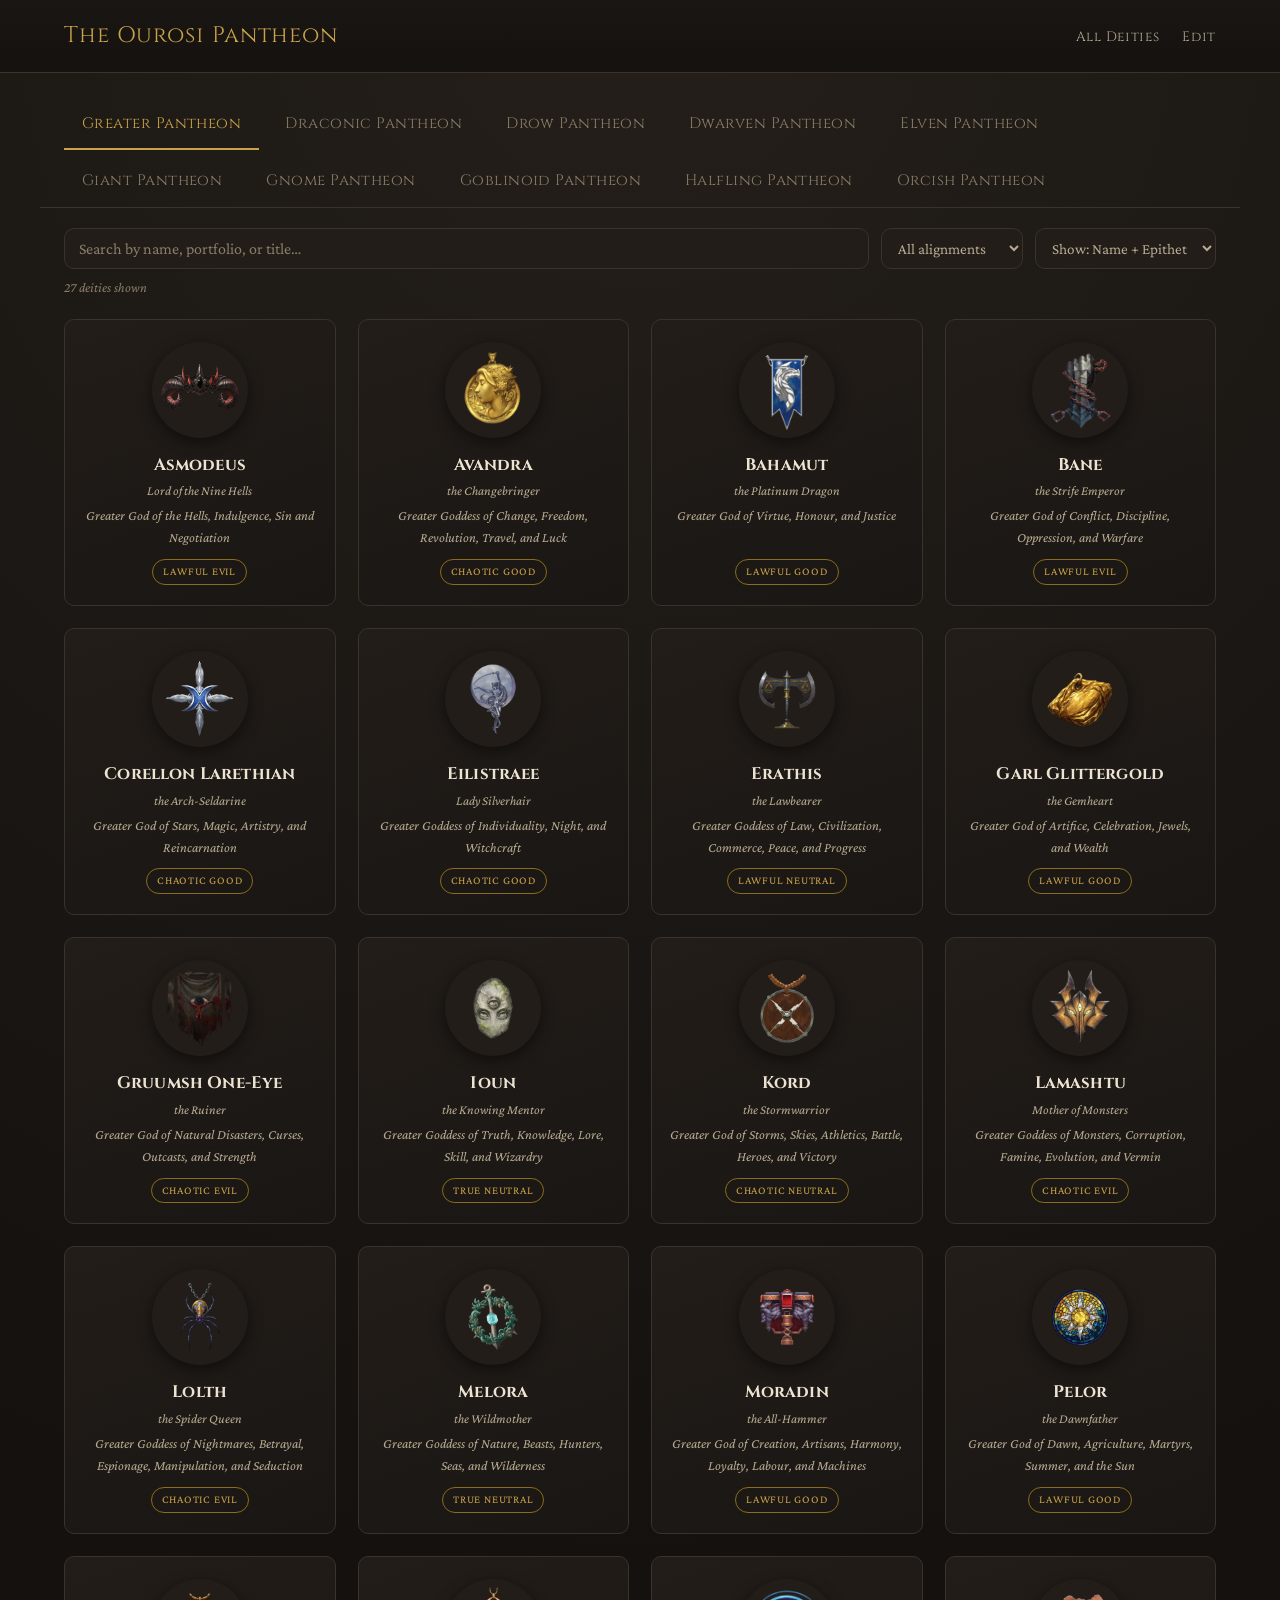
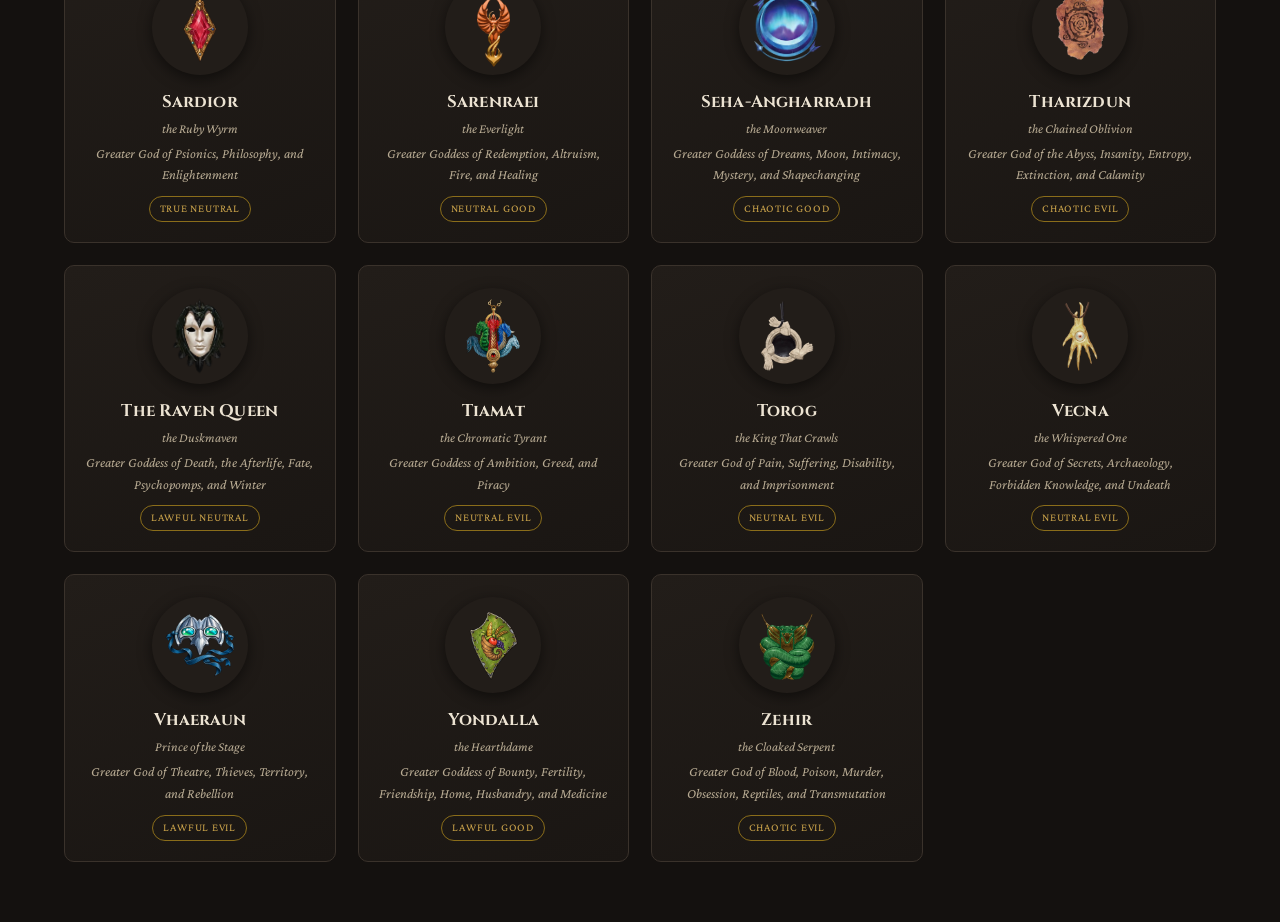
<file: index.html>
<!DOCTYPE html>
<html lang="en">
<head>
<meta charset="UTF-8">
<meta name="viewport" content="width=device-width, initial-scale=1.0">
<title>Ourosi Pantheon — Deities of Ouros</title>
<meta name="description" content="A wiki of the gods of Ouros: alignment, portfolio, and the faiths that follow them.">
<link rel="stylesheet" href="assets/style.css?v=422775ca">
</head>
<body>

<header class="site-header">
  <div class="site-header-inner">
    <div class="site-title">
      <span>The Ourosi Pantheon</span>
    </div>
    <nav class="site-nav">
      <a href="index.html?pantheon=all">All Deities</a>
      <a href="admin.html">Edit</a>
    </nav>
  </div>
</header>

<div class="pantheon-tabs" id="pantheon-tabs">
  <button type="button" class="pantheon-tab active" data-pantheon="greater">Greater Pantheon</button>
  <button type="button" class="pantheon-tab" data-pantheon="draconic">Draconic Pantheon</button>
  <button type="button" class="pantheon-tab" data-pantheon="drow">Drow Pantheon</button>
  <button type="button" class="pantheon-tab" data-pantheon="dwarven">Dwarven Pantheon</button>
  <button type="button" class="pantheon-tab" data-pantheon="elven">Elven Pantheon</button>
  <button type="button" class="pantheon-tab" data-pantheon="giant">Giant Pantheon</button>
  <button type="button" class="pantheon-tab" data-pantheon="gnome">Gnome Pantheon</button>
  <button type="button" class="pantheon-tab" data-pantheon="goblinoid">Goblinoid Pantheon</button>
  <button type="button" class="pantheon-tab" data-pantheon="halfling">Halfling Pantheon</button>
  <button type="button" class="pantheon-tab" data-pantheon="orcish">Orcish Pantheon</button>
</div>

<div class="controls">
  <input type="search" id="search" class="search-input" placeholder="Search by name, portfolio, or title…" autocomplete="off">
  <select id="alignment-filter" class="filter-select">
    <option value="">All alignments</option>
  </select>
  <select id="name-mode" class="filter-select" title="How deity names are shown on this page">
    <option value="name">Show: Name only</option>
    <option value="epithet">Show: Epithet only</option>
    <option value="both" selected>Show: Name + Epithet</option>
  </select>
</div>
<p class="result-count" id="result-count"></p>

<main>
  <div class="deity-grid" id="deity-grid">
    <!-- populated by app.js -->
  </div>
</main>

<script src="assets/app.js?v=5925455d"></script>
</body>
</html>
</file>
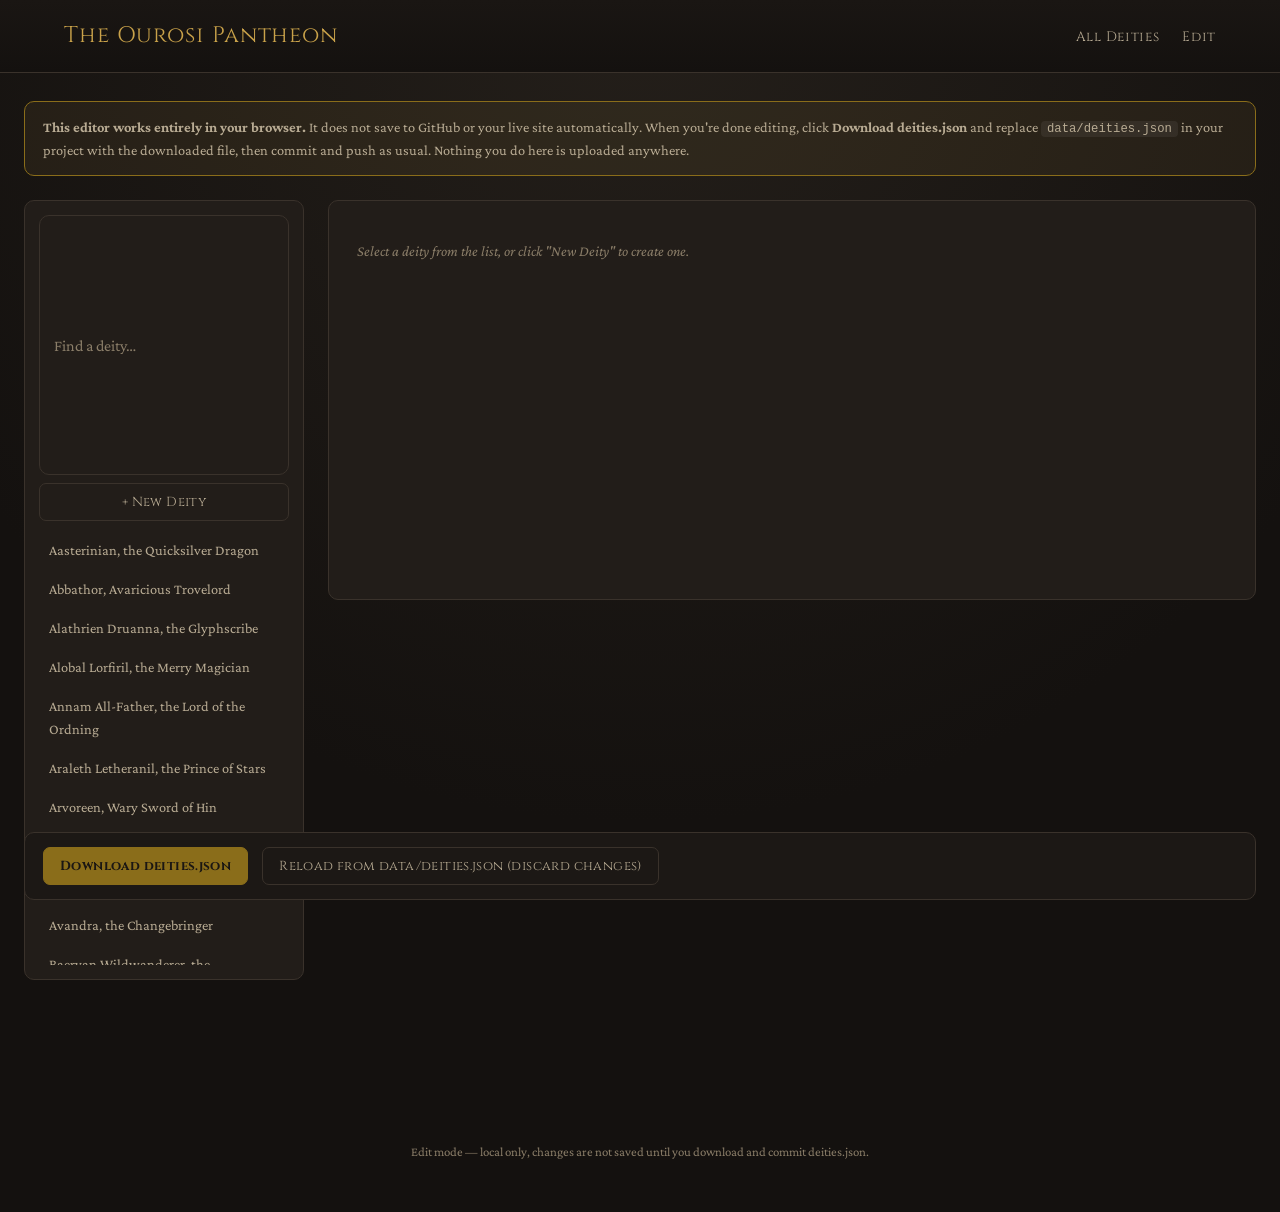
<file: admin.html>
<!DOCTYPE html>
<html lang="en">
<head>
<meta charset="UTF-8">
<meta name="viewport" content="width=device-width, initial-scale=1.0">
<title>Edit — The Ourosi Pantheon</title>
<link rel="stylesheet" href="assets/style.css?v=422775ca">
<link rel="stylesheet" href="assets/admin.css?v=bbf6f355">
</head>
<body>

<header class="site-header">
  <div class="site-header-inner">
    <div class="site-title">
      <a href="index.html" style="color:inherit;">The Ourosi Pantheon</a>
    </div>
    <nav class="site-nav">
      <a href="index.html?pantheon=all">All Deities</a>
      <a href="admin.html">Edit</a>
    </nav>
  </div>
</header>

<main class="admin-page">

  <div class="admin-banner">
    <strong>This editor works entirely in your browser.</strong> It does not save to GitHub or your live
    site automatically. When you're done editing, click <strong>Download deities.json</strong> and replace
    <code>data/deities.json</code> in your project with the downloaded file, then commit and push as usual.
    Nothing you do here is uploaded anywhere.
  </div>

  <div class="admin-layout">
    <aside class="admin-sidebar">
      <div class="admin-sidebar-controls">
        <input type="search" id="admin-search" class="search-input" placeholder="Find a deity…" autocomplete="off">
        <button id="new-deity-btn" class="btn btn-secondary">+ New Deity</button>
      </div>
      <ul class="admin-deity-list" id="admin-deity-list">
        <!-- populated by admin.js -->
      </ul>
    </aside>

    <section class="admin-editor" id="admin-editor">
      <p class="empty-note">Select a deity from the list, or click "New Deity" to create one.</p>
    </section>
  </div>

  <div class="admin-footer-bar">
    <button id="download-btn" class="btn btn-primary">Download deities.json</button>
    <button id="reload-btn" class="btn btn-secondary">Reload from data/deities.json (discard changes)</button>
    <span id="admin-status" class="admin-status"></span>
  </div>

</main>

<footer class="site-footer">
  Edit mode — local only, changes are not saved until you download and commit deities.json.
</footer>

<script src="assets/app.js?v=5925455d"></script>
<script src="assets/admin.js?v=7f720449"></script>
</body>
</html>
</file>
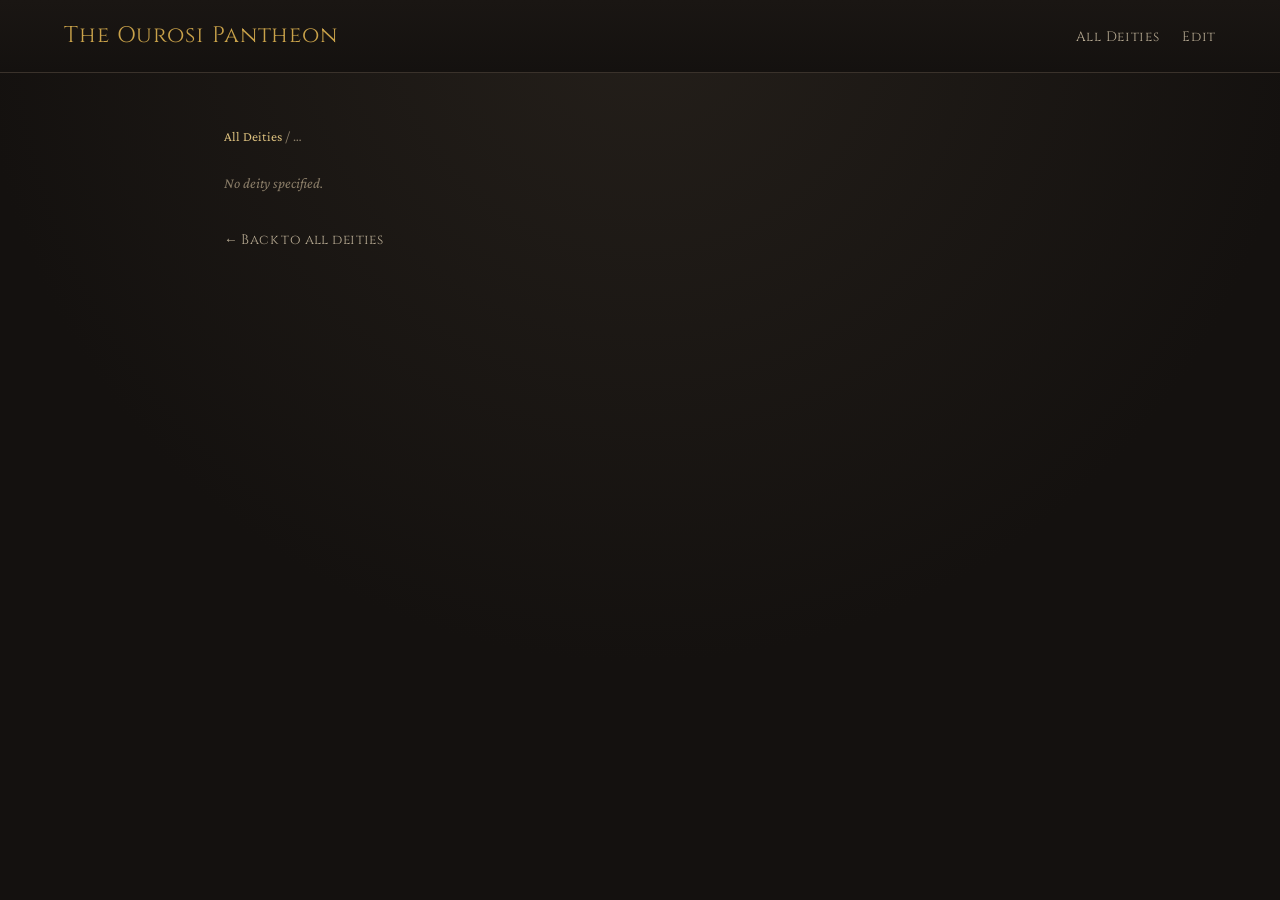
<file: deity.html>
<!DOCTYPE html>
<html lang="en">
<head>
<meta charset="UTF-8">
<meta name="viewport" content="width=device-width, initial-scale=1.0">
<title>Loading… — The Ourosi Pantheon</title>
<link rel="stylesheet" href="assets/style.css?v=422775ca">
</head>
<body>

<header class="site-header">
  <div class="site-header-inner">
    <div class="site-title">
      <a href="index.html" style="color:inherit;">The Ourosi Pantheon</a>
    </div>
    <nav class="site-nav">
      <a href="index.html?pantheon=all">All Deities</a>
      <a href="admin.html">Edit</a>
    </nav>
  </div>
</header>

<main class="deity-page" id="deity-page">
  <p class="breadcrumb"><a href="index.html">All Deities</a> / <span id="crumb-name">…</span></p>
  <div id="deity-content">
    <p class="empty-note">Loading deity…</p>
  </div>
  <a href="index.html" class="back-link">← Back to all deities</a>
</main>

<script src="assets/app.js?v=5925455d"></script>
<script src="assets/deity-page.js?v=b701e1ee"></script>
</body>
</html>
</file>
<file: assets/style.css>
@import url('https://fonts.googleapis.com/css2?family=Cinzel:wght@500;700&family=Crimson+Pro:ital,wght@0,400;0,600;1,400&display=swap');

:root {
  --bg: #14110f;
  --bg-elevated: #1c1815;
  --panel: #221d19;
  --border: #3a322b;
  --ink: #ece3d2;
  --ink-dim: #b8ab93;
  --ink-faint: #8a7d68;
  --accent: #c9a24a;
  --accent-dim: #8a6d1a;
  --link: #d8bd7c;
  --shadow: rgba(0, 0, 0, 0.5);
  --radius: 10px;
  --serif: 'Crimson Pro', Georgia, 'Times New Roman', serif;
  --display: 'Cinzel', Georgia, serif;
}

* { box-sizing: border-box; }

html { scroll-behavior: smooth; }

body {
  margin: 0;
  background: radial-gradient(circle at 50% 0%, #241f1a 0%, var(--bg) 60%);
  color: var(--ink);
  font-family: var(--serif);
  line-height: 1.6;
  min-height: 100vh;
}

a { color: var(--link); text-decoration: none; }
a:hover { text-decoration: underline; }

/* ---------- Header ---------- */
.site-header {
  border-bottom: 1px solid var(--border);
  background: linear-gradient(180deg, #1a1613 0%, #14110f 100%);
  position: sticky;
  top: 0;
  z-index: 20;
}

.site-header-inner {
  max-width: 1200px;
  margin: 0 auto;
  padding: 18px 24px;
  display: flex;
  align-items: center;
  justify-content: space-between;
  gap: 16px;
}

.site-title {
  font-family: var(--display);
  font-size: 1.4rem;
  letter-spacing: 0.04em;
  color: var(--accent);
  display: flex;
  align-items: center;
  gap: 10px;
}

.site-title .glyph {
  width: 28px;
  height: 28px;
  border-radius: 50%;
  border: 1.5px solid var(--accent-dim);
}

.site-nav a {
  color: var(--ink-dim);
  font-family: var(--display);
  font-size: 0.85rem;
  letter-spacing: 0.05em;
  margin-left: 20px;
}
.site-nav a:hover { color: var(--accent); text-decoration: none; }

/* ---------- Search / filter bar ---------- */
/* ---------- Pantheon tabs ---------- */
.pantheon-tabs {
  max-width: 1200px;
  margin: 28px auto 0;
  padding: 0 24px;
  display: flex;
  flex-wrap: wrap;
  row-gap: 4px;
  gap: 8px;
  border-bottom: 1px solid var(--border);
}

.pantheon-tab {
  background: none;
  border: none;
  color: var(--ink-faint);
  font-family: var(--display);
  font-size: 0.95rem;
  letter-spacing: 0.03em;
  padding: 12px 18px 14px;
  cursor: pointer;
  border-bottom: 2px solid transparent;
  transition: color 0.15s ease, border-color 0.15s ease;
}

.pantheon-tab:hover {
  color: var(--ink-dim);
}

.pantheon-tab.active {
  color: var(--accent);
  border-bottom-color: var(--accent);
}

.controls {
  max-width: 1200px;
  margin: 20px auto 8px;
  padding: 0 24px;
  display: flex;
  flex-wrap: wrap;
  gap: 12px;
  align-items: center;
}

.search-input {
  flex: 1 1 260px;
  background: var(--panel);
  border: 1px solid var(--border);
  color: var(--ink);
  padding: 11px 14px;
  border-radius: var(--radius);
  font-family: var(--serif);
  font-size: 1rem;
}
.search-input::placeholder { color: var(--ink-faint); }
.search-input:focus { outline: none; border-color: var(--accent-dim); }

.filter-select {
  background: var(--panel);
  border: 1px solid var(--border);
  color: var(--ink-dim);
  padding: 10px 12px;
  border-radius: var(--radius);
  font-family: var(--serif);
  font-size: 0.95rem;
}

.result-count {
  color: var(--ink-faint);
  font-size: 0.85rem;
  font-style: italic;
  padding: 0 24px;
  max-width: 1200px;
  margin: 0 auto;
}

/* ---------- Landing grid ---------- */
.deity-grid {
  max-width: 1200px;
  margin: 20px auto 60px;
  padding: 0 24px;
  display: grid;
  grid-template-columns: repeat(auto-fill, minmax(220px, 1fr));
  gap: 22px;
}

.deity-card {
  background: linear-gradient(160deg, var(--panel) 0%, #1a1613 100%);
  border: 1px solid var(--border);
  border-radius: var(--radius);
  padding: 22px 18px 20px;
  display: flex;
  flex-direction: column;
  align-items: center;
  text-align: center;
  transition: transform 0.15s ease, border-color 0.15s ease, box-shadow 0.15s ease;
  cursor: pointer;
}

.deity-card:hover {
  transform: translateY(-4px);
  border-color: var(--accent-dim);
  box-shadow: 0 10px 24px var(--shadow);
}

.deity-card .symbol {
  width: 96px;
  height: 96px;
  border-radius: 50%;
  margin-bottom: 14px;
  box-shadow: 0 4px 14px var(--shadow);
  background: var(--panel);
  object-fit: contain;
  padding: 8px;
  box-sizing: border-box;
}

.deity-card h2 {
  font-family: var(--display);
  font-size: 1.05rem;
  margin: 0 0 4px;
  color: var(--ink);
  font-weight: 700;
  letter-spacing: 0.01em;
}

.card-name .epithet-line {
  display: block;
  font-family: var(--serif);
  font-style: italic;
  font-weight: 400;
  font-size: 0.82rem;
  color: var(--ink-dim);
  letter-spacing: 0;
  margin-top: 2px;
}

.deity-card .portfolio {
  font-size: 0.85rem;
  color: var(--ink-dim);
  font-style: italic;
  margin: 0 0 10px;
}

.deity-card .alignment-tag {
  font-size: 0.7rem;
  letter-spacing: 0.07em;
  text-transform: uppercase;
  color: var(--accent);
  border: 1px solid var(--accent-dim);
  border-radius: 20px;
  padding: 3px 10px;
  margin-top: auto;
}

.no-results {
  grid-column: 1 / -1;
  text-align: center;
  color: var(--ink-faint);
  font-style: italic;
  padding: 40px 0;
}

/* ---------- Deity page ---------- */
.deity-page {
  max-width: 880px;
  margin: 0 auto;
  padding: 40px 24px 80px;
}

.breadcrumb {
  font-size: 0.85rem;
  color: var(--ink-faint);
  margin-bottom: 24px;
}

/* ---------- Multi-aspect deity tabs ---------- */
.aspect-tabs {
  display: flex;
  gap: 8px;
  margin-bottom: 20px;
  border-bottom: 1px solid var(--border);
}

.aspect-tab {
  background: none;
  border: none;
  color: var(--ink-faint);
  font-family: var(--display);
  font-size: 0.95rem;
  letter-spacing: 0.03em;
  padding: 10px 16px 12px;
  cursor: pointer;
  border-bottom: 2px solid transparent;
  transition: color 0.15s ease, border-color 0.15s ease;
}

.aspect-tab:hover {
  color: var(--ink-dim);
}

.aspect-tab.active {
  color: var(--accent);
  border-bottom-color: var(--accent);
}

.deity-hero {
  display: flex;
  gap: 28px;
  align-items: center;
  padding-bottom: 28px;
  border-bottom: 1px solid var(--border);
  margin-bottom: 28px;
  flex-wrap: wrap;
}

.deity-hero .symbol {
  width: 150px;
  height: 150px;
  border-radius: 50%;
  flex-shrink: 0;
  box-shadow: 0 6px 20px var(--shadow);
  background: var(--panel);
  object-fit: contain;
  padding: 12px;
  box-sizing: border-box;
}

.deity-hero-text h1 {
  font-family: var(--display);
  font-size: 1.9rem;
  margin: 0 0 6px;
  color: var(--accent);
}

.deity-hero-text .portfolio {
  font-style: italic;
  color: var(--ink-dim);
  margin: 0 0 12px;
  font-size: 1.05rem;
}

.meta-row {
  display: flex;
  flex-wrap: wrap;
  gap: 8px 10px;
  margin-top: 8px;
}

.meta-pill {
  font-size: 0.72rem;
  letter-spacing: 0.04em;
  text-transform: uppercase;
  padding: 4px 11px;
  border-radius: 20px;
  border: 1px solid var(--border);
  color: var(--ink-dim);
  background: rgba(255,255,255,0.02);
}

.meta-pill.alignment { border-color: var(--accent-dim); color: var(--accent); }

.infobox {
  background: var(--panel);
  border: 1px solid var(--border);
  border-radius: var(--radius);
  padding: 18px 22px;
  margin-bottom: 30px;
  font-size: 0.95rem;
}

.infobox dl {
  display: grid;
  grid-template-columns: max-content 1fr;
  gap: 6px 16px;
  margin: 0;
}

.infobox dt {
  color: var(--ink-faint);
  font-family: var(--display);
  font-size: 0.72rem;
  letter-spacing: 0.05em;
  text-transform: uppercase;
  align-self: baseline;
  padding-top: 2px;
}

.infobox dd {
  margin: 0;
  color: var(--ink);
}

.deity-section { margin-bottom: 36px; }

.deity-section h2 {
  font-family: var(--display);
  font-size: 1.15rem;
  color: var(--accent);
  letter-spacing: 0.03em;
  border-bottom: 1px solid var(--border);
  padding-bottom: 8px;
  margin-bottom: 16px;
}

.intro p {
  margin: 0 0 14px;
  font-size: 1.05rem;
  color: var(--ink);
}
.intro p:last-child { margin-bottom: 0; }

.commandments {
  list-style: none;
  margin: 0;
  padding: 0;
}

.commandments li {
  position: relative;
  padding: 10px 0 10px 30px;
  border-bottom: 1px solid var(--border);
  font-size: 1rem;
}
.commandments li:last-child { border-bottom: none; }

.commandments li::before {
  content: "✦";
  position: absolute;
  left: 0;
  top: 10px;
  color: var(--accent-dim);
  font-size: 0.85rem;
}

.pantheon-title {
  font-family: var(--serif);
  font-style: italic;
  color: var(--ink-dim);
  margin: -6px 0 16px;
  font-size: 0.95rem;
}

.pantheon-grid {
  display: grid;
  grid-template-columns: repeat(auto-fill, minmax(200px, 1fr));
  gap: 12px;
}

.pantheon-member {
  background: var(--panel);
  border: 1px solid var(--border);
  border-radius: 8px;
  padding: 12px 14px;
  font-size: 0.9rem;
  display: flex;
  align-items: flex-start;
  gap: 10px;
}

.pantheon-member .m-symbol {
  width: 36px;
  height: 36px;
  border-radius: 50%;
  object-fit: contain;
  background: var(--bg);
  padding: 5px;
  box-sizing: border-box;
  flex-shrink: 0;
}

.pantheon-member .m-text {
  min-width: 0;
}

.pantheon-member .m-name {
  font-family: var(--display);
  font-size: 0.88rem;
  color: var(--ink);
  display: block;
  margin-bottom: 4px;
}

.pantheon-member a.m-name { color: var(--link); }
.pantheon-member a.m-name:hover { color: var(--accent); }

.pantheon-member .m-blurb {
  color: var(--ink-faint);
  font-size: 0.82rem;
  line-height: 1.45;
  display: block;
}

.pantheon-member.no-page {
  opacity: 0.72;
  border-style: dashed;
}

.deity-card.no-page {
  opacity: 0.72;
  border-style: dashed;
}

.stub-tag {
  display: inline-block;
  font-size: 0.62rem;
  letter-spacing: 0.06em;
  text-transform: uppercase;
  color: var(--ink-faint);
  border: 1px solid var(--border);
  border-radius: 10px;
  padding: 1px 7px;
  margin-left: 8px;
  vertical-align: middle;
}

.empty-note {
  color: var(--ink-faint);
  font-style: italic;
  font-size: 0.92rem;
}

.back-link {
  display: inline-block;
  margin-top: 20px;
  font-family: var(--display);
  font-size: 0.85rem;
  letter-spacing: 0.03em;
  color: var(--ink-dim);
}
.back-link:hover { color: var(--accent); }

/* ---------- Footer ---------- */
.site-footer {
  text-align: center;
  color: var(--ink-faint);
  font-size: 0.8rem;
  padding: 30px 24px 50px;
}

/* ---------- Responsive ---------- */
@media (max-width: 600px) {
  .deity-hero { flex-direction: column; text-align: center; }
  .meta-row { justify-content: center; }
  .infobox dl { grid-template-columns: 1fr; }
  .infobox dt { padding-top: 8px; }
}
</file>
<file: assets/admin.css>
.admin-page {
  max-width: 1300px;
  margin: 0 auto;
  padding: 28px 24px 40px;
}

.admin-banner {
  background: rgba(201, 162, 74, 0.08);
  border: 1px solid var(--accent-dim);
  border-radius: var(--radius);
  padding: 14px 18px;
  font-size: 0.9rem;
  color: var(--ink-dim);
  margin-bottom: 24px;
  line-height: 1.55;
}
.admin-banner code {
  background: rgba(255,255,255,0.06);
  padding: 1px 6px;
  border-radius: 4px;
  font-size: 0.85em;
}

.admin-layout {
  display: grid;
  grid-template-columns: 280px 1fr;
  gap: 24px;
  align-items: start;
}

.admin-sidebar {
  position: sticky;
  top: 88px;
  background: var(--panel);
  border: 1px solid var(--border);
  border-radius: var(--radius);
  padding: 14px;
  max-height: calc(100vh - 120px);
  display: flex;
  flex-direction: column;
}

.admin-sidebar-controls {
  display: flex;
  flex-direction: column;
  gap: 8px;
  margin-bottom: 10px;
}

.admin-deity-list {
  list-style: none;
  margin: 0;
  padding: 0;
  overflow-y: auto;
  flex: 1;
}

.admin-deity-list li {
  padding: 8px 10px;
  border-radius: 6px;
  cursor: pointer;
  font-size: 0.9rem;
  color: var(--ink-dim);
  display: flex;
  align-items: center;
  justify-content: space-between;
  gap: 6px;
}
.admin-deity-list li:hover { background: rgba(255,255,255,0.04); color: var(--ink); }
.admin-deity-list li.active { background: rgba(201, 162, 74, 0.14); color: var(--accent); }
.admin-deity-list li .tag-placeholder {
  font-size: 0.62rem;
  text-transform: uppercase;
  letter-spacing: 0.05em;
  color: var(--ink-faint);
  border: 1px solid var(--border);
  border-radius: 8px;
  padding: 1px 6px;
  flex-shrink: 0;
}
.admin-deity-list li .tag-unsaved {
  color: var(--accent);
  font-size: 0.9rem;
  flex-shrink: 0;
}

.admin-editor {
  background: var(--panel);
  border: 1px solid var(--border);
  border-radius: var(--radius);
  padding: 24px 28px;
  min-height: 400px;
}

.admin-editor h2 {
  font-family: var(--display);
  color: var(--accent);
  font-size: 1.3rem;
  margin: 0 0 4px;
}

.admin-editor .editor-subtitle {
  color: var(--ink-faint);
  font-size: 0.85rem;
  margin: 0 0 22px;
  font-style: italic;
}

.field-group {
  margin-bottom: 20px;
}

.field-group label {
  display: block;
  font-family: var(--display);
  font-size: 0.72rem;
  letter-spacing: 0.05em;
  text-transform: uppercase;
  color: var(--ink-faint);
  margin-bottom: 6px;
}

.field-group .field-hint {
  font-size: 0.78rem;
  color: var(--ink-faint);
  font-style: italic;
  margin: 4px 0 0;
}

.admin-input,
.admin-textarea,
.admin-select {
  width: 100%;
  background: var(--bg-elevated);
  border: 1px solid var(--border);
  color: var(--ink);
  padding: 9px 12px;
  border-radius: 7px;
  font-family: var(--serif);
  font-size: 0.95rem;
}
.admin-input:focus,
.admin-textarea:focus,
.admin-select:focus {
  outline: none;
  border-color: var(--accent-dim);
}

.admin-textarea {
  resize: vertical;
  min-height: 70px;
  line-height: 1.5;
}

.field-row {
  display: grid;
  grid-template-columns: 1fr 1fr;
  gap: 16px;
}

@media (max-width: 700px) {
  .field-row { grid-template-columns: 1fr; }
  .admin-layout { grid-template-columns: 1fr; }
  .admin-sidebar { position: static; max-height: none; }
}

.list-editor {
  display: flex;
  flex-direction: column;
  gap: 10px;
}

.list-editor-item {
  display: flex;
  gap: 8px;
  align-items: flex-start;
}

.list-editor-item .admin-textarea,
.list-editor-item .admin-input {
  flex: 1;
}

.icon-btn {
  background: transparent;
  border: 1px solid var(--border);
  color: var(--ink-dim);
  border-radius: 6px;
  width: 34px;
  height: 34px;
  flex-shrink: 0;
  cursor: pointer;
  font-size: 1rem;
  display: flex;
  align-items: center;
  justify-content: center;
}
.icon-btn:hover { border-color: var(--accent-dim); color: var(--accent); }
.icon-btn.danger:hover { border-color: #7a2b3a; color: #c9645f; }

.btn {
  font-family: var(--display);
  font-size: 0.82rem;
  letter-spacing: 0.03em;
  padding: 9px 16px;
  border-radius: 7px;
  cursor: pointer;
  border: 1px solid var(--border);
  background: var(--bg-elevated);
  color: var(--ink-dim);
}
.btn:hover { color: var(--ink); border-color: var(--accent-dim); }

.btn-primary {
  background: var(--accent-dim);
  color: #1a1613;
  border-color: var(--accent-dim);
  font-weight: 700;
}
.btn-primary:hover { background: var(--accent); border-color: var(--accent); color: #1a1613; }

.btn-secondary { background: transparent; }

.btn-small {
  font-size: 0.75rem;
  padding: 5px 10px;
}

.admin-footer-bar {
  position: sticky;
  bottom: 0;
  margin-top: 24px;
  padding: 14px 18px;
  background: var(--bg-elevated);
  border: 1px solid var(--border);
  border-radius: var(--radius);
  display: flex;
  align-items: center;
  gap: 14px;
  flex-wrap: wrap;
}

.admin-status {
  font-size: 0.85rem;
  color: var(--ink-faint);
  font-style: italic;
}
.admin-status.success { color: #6fae7a; }
.admin-status.error { color: #c9645f; }

.appendix-member-row {
  border: 1px solid var(--border);
  border-radius: 8px;
  padding: 12px;
  margin-bottom: 10px;
  display: flex;
  flex-direction: column;
  gap: 8px;
}

.appendix-member-row .row-header {
  display: flex;
  justify-content: space-between;
  align-items: center;
  gap: 8px;
}

.section-divider {
  border: none;
  border-top: 1px solid var(--border);
  margin: 26px 0;
}

.danger-zone {
  margin-top: 30px;
  padding-top: 18px;
  border-top: 1px solid var(--border);
}
</file>
